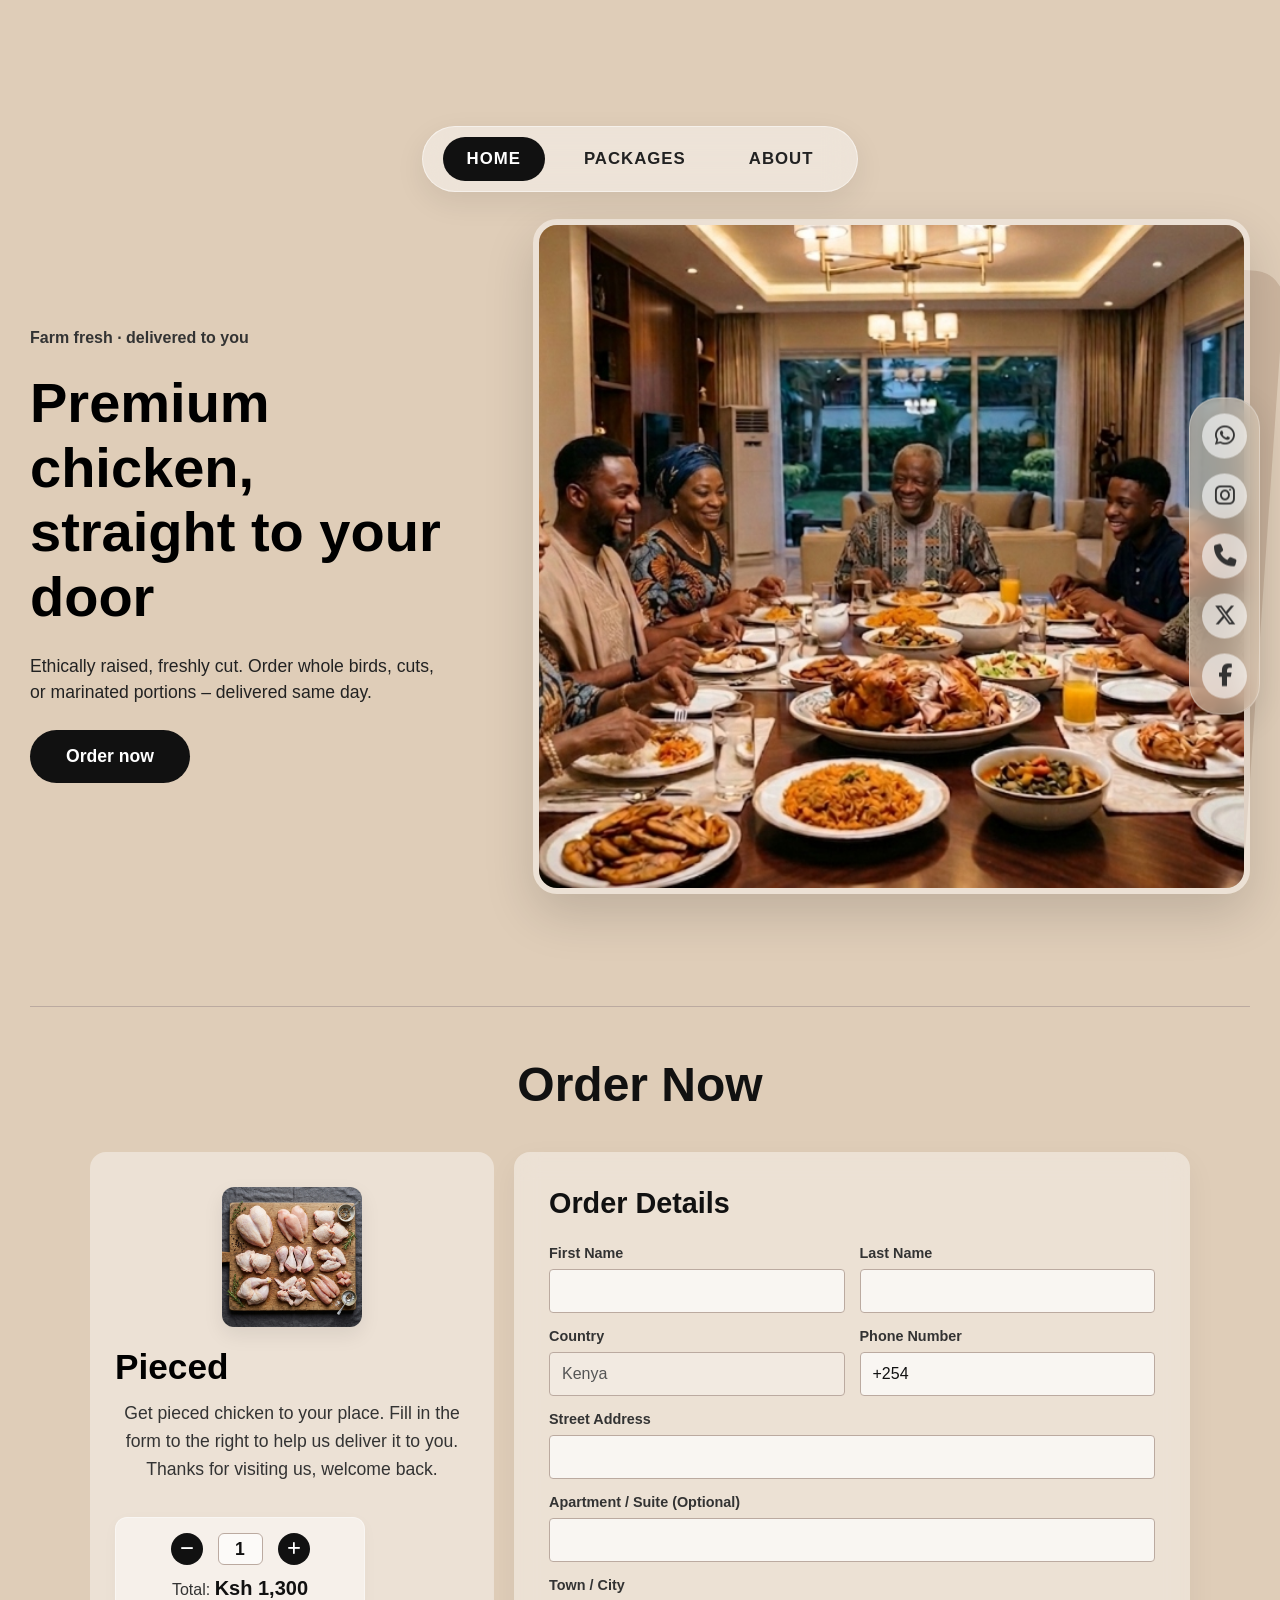
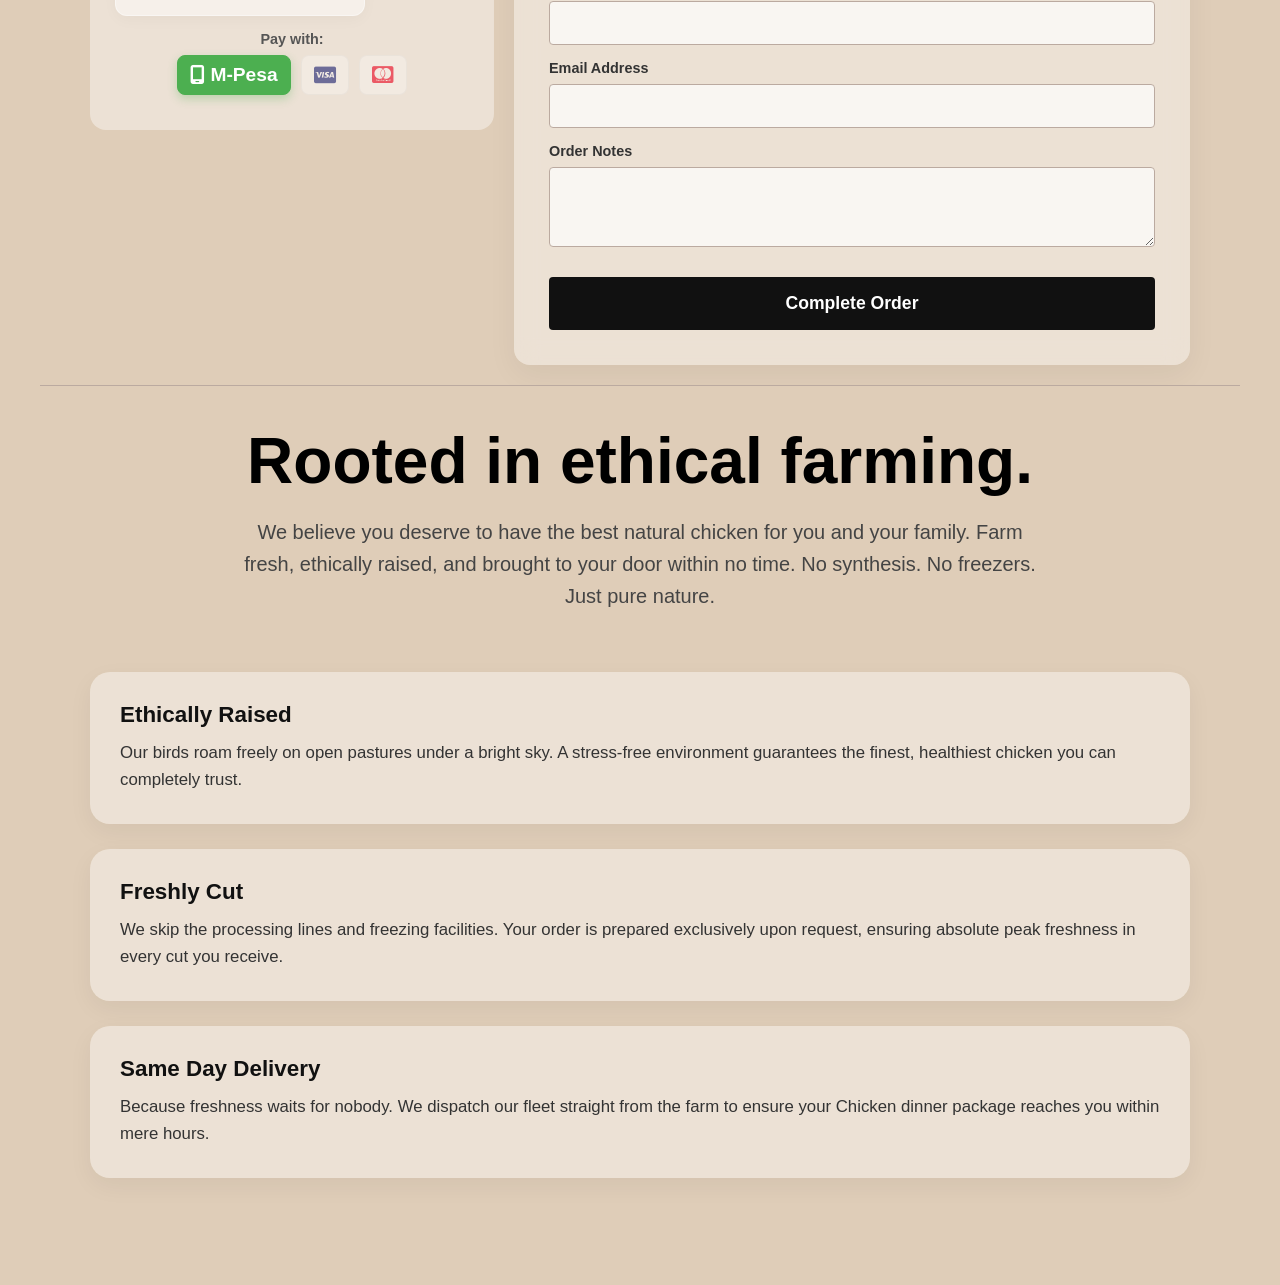
<file: index.html>
<!DOCTYPE html>
<html lang="en">

<head>
    <meta charset="UTF-8">
    <meta name="viewport" content="width=device-width, initial-scale=1.0">
    <title>Premium Chicken</title>
    <meta name="description"
        content="Premium chicken, straight to your door. Ethically raised, freshly cut, delivered same day.">
    <meta http-equiv="Content-Security-Policy"
        content="default-src 'self'; style-src 'self' 'unsafe-inline' https://cdnjs.cloudflare.com https://s.pageclip.co https://fonts.googleapis.com; script-src 'self' 'unsafe-inline' https://s.pageclip.co https://js.paystack.co; img-src 'self' data: https://*.paystack.co https://*.paystack.com; font-src https://cdnjs.cloudflare.com https://fonts.gstatic.com; connect-src 'self' https://send.pageclip.co https://api.paystack.co; frame-src 'self' https://checkout.paystack.com;">
    <meta name="referrer" content="strict-origin-when-cross-origin">
    <link rel="icon" href="data:,">
    <link rel="stylesheet" href="style.css">
    <link rel="stylesheet" href="https://cdnjs.cloudflare.com/ajax/libs/font-awesome/6.4.0/css/all.min.css">
    <link rel="stylesheet" href="https://s.pageclip.co/v1/pageclip.css" media="screen">
</head>

<body class="home-page-body">
    <header class="header">
        <a href="#home">Home</a>
        <a href="#packages">Packages</a>
        <a href="#about">About</a>
    </header>

    <main>
        <!-- Home Section -->
        <section id="home" class="hero-section">
            <div class="hero-content">
                <span class="subtext">Farm fresh &middot; delivered to you</span>
                <h1 class="main-heading">Premium chicken,<br>straight to your door</h1>
                <p class="description">Ethically raised, freshly cut. Order whole birds, cuts,<br>or marinated portions
                    &ndash; delivered same day.</p>
                <a href="#packages" class="order-btn">Order now</a>
            </div>
            <div class="hero-image-wrap">
                <a href="#packages" style="display: contents;">
                    <img src="images/new_hero_image.jpg" alt="Happy family having dinner together" class="hero-image">
                </a>
            </div>
        </section>

        <!-- Packages Section -->
        <section id="packages" class="packages-page">
            <hr>
            <div class="packages-container" style="max-width: 1100px;">
                <h1
                    style="font-size: 3rem; font-weight: 800; text-align: center; margin-top: 10px; margin-bottom: 40px;">
                    Order Now</h1>

                <div class="checkout-layout">
                    <!-- Left Side: Package -->
                    <div class="checkout-package">
                        <div class="package-item vertical-layout">
                            <img src="images/chicken_cuts.png" alt="Pieced chicken packaged"
                                class="package-image small">
                            <div class="package-info">
                                <h2 class="package-title">Pieced</h2>
                                <p class="package-desc">Get pieced chicken to your place. Fill in the form to the right
                                    to help us deliver it to you. Thanks for visiting us, welcome back.</p>
                                <div class="calculator-widget">
                                    <div class="quantity-controls">
                                        <button type="button" class="qty-btn" id="decrease-qty"><i
                                                class="fa-solid fa-minus"></i></button>
                                        <input type="number" id="chicken-qty" class="qty-input" value="1" min="1"
                                            max="99" readonly>
                                        <button type="button" class="qty-btn" id="increase-qty"><i
                                                class="fa-solid fa-plus"></i></button>
                                    </div>
                                    <div class="price-display">
                                        Total: <strong>Ksh <span id="total-price">1,300</span></strong>
                                    </div>
                                </div>
                                <div class="payment-methods">
                                    <p class="payment-title">Pay with:</p>
                                    <div class="payment-icons">
                                        <button type="button" class="payment-btn active" title="M-Pesa">
                                            <i class="fa-solid fa-mobile-screen"></i> M-Pesa
                                        </button>
                                        <button type="button" class="payment-btn disabled" title="Visa (Coming Soon)"
                                            disabled>
                                            <i class="fa-brands fa-cc-visa"></i>
                                        </button>
                                        <button type="button" class="payment-btn disabled"
                                            title="Mastercard (Coming Soon)" disabled>
                                            <i class="fa-brands fa-cc-mastercard"></i>
                                        </button>
                                    </div>
                                </div>
                            </div>
                        </div>
                    </div>

                    <!-- Right Side: Form -->
                    <div class="checkout-form-container">
                        <h2>Order Details</h2>
                        <form action="https://send.pageclip.co/fsNL7HN5fuLBqzy12ByS5Kk5a3MU2EVa/chicken_order"
                            class="pageclip-form checkout-form" method="post">
                            <input type="hidden" name="chicken_quantity" id="form-chicken-qty" value="1">
                            <input type="hidden" name="total_price" id="form-total-price" value="1300">
                            <div class="form-row">
                                <div class="form-group">
                                    <label>First Name</label>
                                    <input type="text" name="first_name" pattern="[A-Za-z\s\-]+" maxlength="50"
                                        required>
                                </div>
                                <div class="form-group">
                                    <label>Last Name</label>
                                    <input type="text" name="last_name" pattern="[A-Za-z\s\-]+" maxlength="50" required>
                                </div>
                            </div>
                            <div class="form-row">
                                <div class="form-group">
                                    <label>Country</label>
                                    <input type="text" name="country" value="Kenya" readonly>
                                </div>
                                <div class="form-group">
                                    <label>Phone Number</label>
                                    <input type="tel" name="phone_number" value="+254 " pattern="^\+?\d{9,15}(\s\d+)*$"
                                        maxlength="20" required>
                                </div>
                            </div>
                            <div class="form-group">
                                <label>Street Address</label>
                                <input type="text" name="street_address" maxlength="100" required>
                            </div>
                            <div class="form-group">
                                <label>Apartment / Suite (Optional)</label>
                                <input type="text" name="apartment" maxlength="50">
                            </div>
                            <div class="form-group">
                                <label>Town / City</label>
                                <input type="text" name="city" pattern="[A-Za-z\s\-]+" maxlength="50" required>
                            </div>
                            <div class="form-group">
                                <label>Email Address</label>
                                <input type="email" name="email" maxlength="100" required>
                            </div>
                            <div class="form-group">
                                <label>Order Notes</label>
                                <textarea name="order_notes" rows="3" maxlength="500"></textarea>
                            </div>
                            <button type="submit" class="pageclip-form__submit order-btn submit-btn"><span>Complete
                                    Order</span></button>
                        </form>
                    </div>
                </div>
            </div>
        </section>

        <!-- About Section -->
        <section id="about" class="about-page">
            <hr>
            <div class="about-hero">
                <h1 class="about-title">Rooted in ethical farming.</h1>
                <p class="about-subtitle">We believe you deserve to have the best natural chicken for you and your
                    family. Farm fresh,
                    ethically raised, and brought to your door within no time. No synthesis. No freezers. Just pure
                    nature.
                </p>
            </div>

            <div class="about-layout">
                <!-- Left Side: About Cards -->
                <div class="about-cards-container">
                    <div class="about-card vertical-style">
                        <h3>Ethically Raised</h3>
                        <p>Our birds roam freely on open pastures under a bright sky. A stress-free environment
                            guarantees the
                            finest, healthiest chicken you can completely trust.</p>
                    </div>
                    <div class="about-card vertical-style">
                        <h3>Freshly Cut</h3>
                        <p>We skip the processing lines and freezing facilities. Your order is prepared exclusively upon
                            request, ensuring absolute peak freshness in every cut you receive.</p>
                    </div>
                    <div class="about-card vertical-style">
                        <h3>Same Day Delivery</h3>
                        <p>Because freshness waits for nobody. We dispatch our fleet straight from the farm to ensure
                            your
                            Chicken dinner package reaches you within mere hours.</p>
                    </div>
                </div>

            </div>
        </section>
    </main>
    <div class="social-sidebar">
        <a href="https://wa.me/254769630222" class="social-link" target="_blank" rel="noopener noreferrer"><i
                class="fa-brands fa-whatsapp"></i></a>
        <a href="https://www.instagram.com/yours_trully_victor/" class="social-link" target="_blank"
            rel="noopener noreferrer"><i class="fa-brands fa-instagram"></i></a>
        <a href="tel:+254769630222" class="social-link"><i class="fa-solid fa-phone"></i></a>
        <a href="#" class="social-link"><i class="fa-brands fa-x-twitter"></i></a>
        <a href="#" class="social-link"><i class="fa-brands fa-facebook-f"></i></a>
    </div>

    <script>
        const sections = document.querySelectorAll('section');
        const navLinks = document.querySelectorAll('.header a');

        window.addEventListener('scroll', () => {
            let current = 'home';
            sections.forEach(section => {
                const sectionTop = section.offsetTop;
                if (window.scrollY >= (sectionTop - 250)) {
                    current = section.getAttribute('id');
                }
            });

            navLinks.forEach(link => {
                link.classList.remove('active');
                if (link.getAttribute('href') === `#${current}`) {
                    link.classList.add('active');
                }
            });
        });

        window.dispatchEvent(new Event('scroll'));

        // Calculator Logic
        const decreaseBtn = document.getElementById('decrease-qty');
        const increaseBtn = document.getElementById('increase-qty');
        const qtyInput = document.getElementById('chicken-qty');
        const priceDisplay = document.getElementById('total-price');

        if (decreaseBtn && increaseBtn && qtyInput && priceDisplay) {
            const unitPrice = 1300;
            const formQtyInput = document.getElementById('form-chicken-qty');
            const formPriceInput = document.getElementById('form-total-price');

            const updatePrice = () => {
                let qty = parseInt(qtyInput.value) || 1;
                if (qty < 1) qty = 1;
                qtyInput.value = qty;
                const total = qty * unitPrice;
                priceDisplay.textContent = total.toLocaleString();
                if (formQtyInput) formQtyInput.value = qty;
                if (formPriceInput) formPriceInput.value = total;
            };

            decreaseBtn.addEventListener('click', () => {
                let current = parseInt(qtyInput.value) || 1;
                if (current > 1) {
                    qtyInput.value = current - 1;
                    updatePrice();
                }
            });

            increaseBtn.addEventListener('click', () => {
                let current = parseInt(qtyInput.value) || 1;
                if (current < 99) {
                    qtyInput.value = current + 1;
                    updatePrice();
                }
            });
        }
    </script>
    <script src="https://s.pageclip.co/v1/pageclip.js" charset="utf-8"></script>
    <script src="https://js.paystack.co/v1/inline.js"></script>
    <script>
        var isPaid = false;
        var form = document.querySelector('.pageclip-form');
        if (form && window.Pageclip) {
            Pageclip.form(form, {
                onSubmit: function (event) {
                    if (!isPaid) {
                        var amountStr = document.getElementById("form-total-price").value;
                        var amount = parseInt(amountStr, 10) * 100;
                        var email = document.querySelector('input[name="email"]').value;
                        
                        var handler = PaystackPop.setup({
                            key: 'pk_test_5ada0e13d98d3c482b555941c52398b0cf7ac57a',
                            email: email,
                            amount: amount,
                            currency: 'KES',
                            ref: ''+Math.floor((Math.random() * 1000000000) + 1),
                            callback: function(response) {
                                isPaid = true;
                                var refInput = document.createElement('input');
                                refInput.type = 'hidden';
                                refInput.name = 'paystack_reference';
                                refInput.value = response.reference;
                                form.appendChild(refInput);
                                
                                var btn = form.querySelector('.submit-btn');
                                btn.classList.remove('pageclip-form__submit--loading');
                                btn.click();
                            },
                            onClose: function() {
                                alert('Payment window closed. Order not placed.');
                                var btn = form.querySelector('.submit-btn');
                                btn.disabled = false;
                                btn.classList.remove('pageclip-form__submit--loading');
                            }
                        });
                        handler.openIframe();
                        return false;
                    }
                    return true;
                },
                onResponse: function (error, response) {
                    if (!error) {
                        var btn = form.querySelector('.submit-btn');
                        var originalText = btn.innerHTML;
                        btn.style.backgroundColor = '#4caf50';
                        btn.innerHTML = '<span><i class="fa-solid fa-check"></i> Order Successful!</span>';
                        setTimeout(function() {
                            btn.style.backgroundColor = '';
                            btn.innerHTML = originalText;
                            form.reset();
                            // Also reset the calculator price
                            if (document.getElementById('chicken-qty')) {
                                document.getElementById('chicken-qty').value = 1;
                                document.getElementById('total-price').textContent = '1,300';
                            }
                        }, 4000);
                        isPaid = false;
                    } else {
                        alert("There was an error submitting your order. Please try again.");
                    }
                }
            });
        }
    </script>
</body>

</html>
</file>
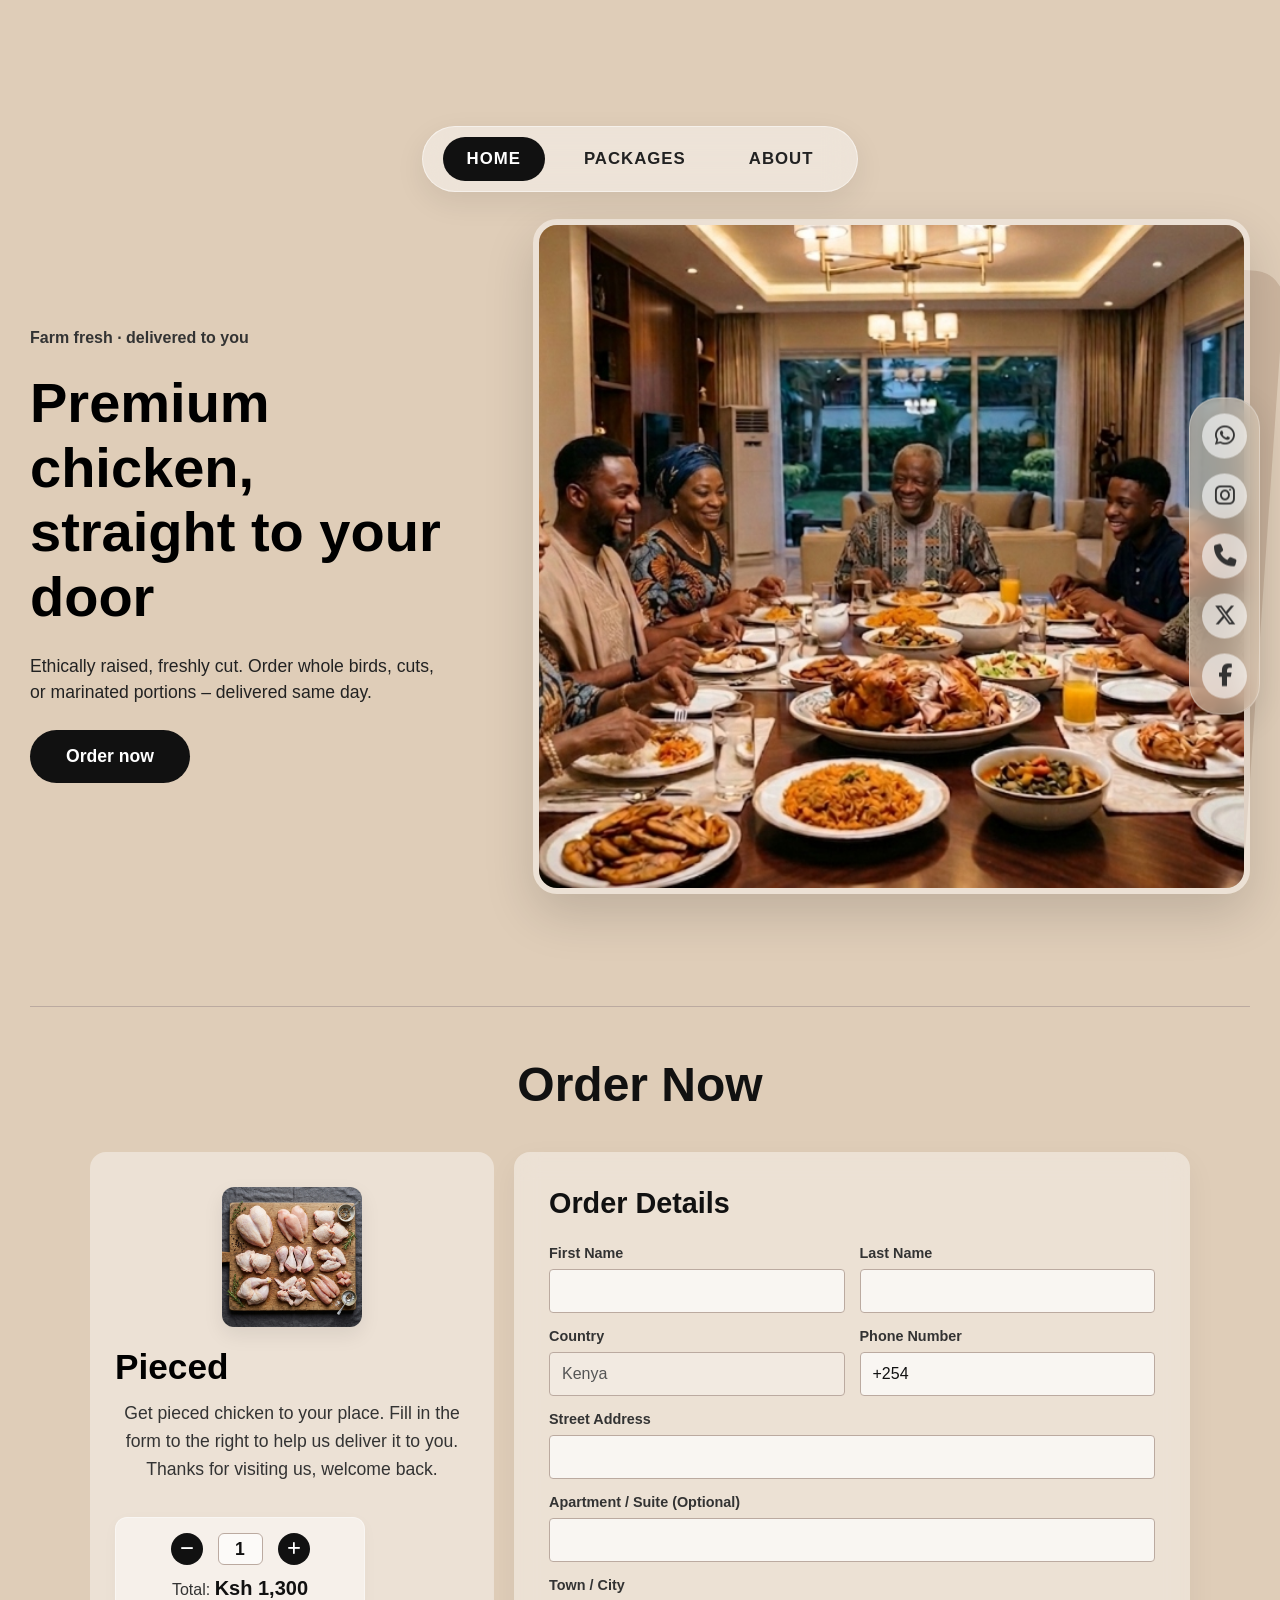
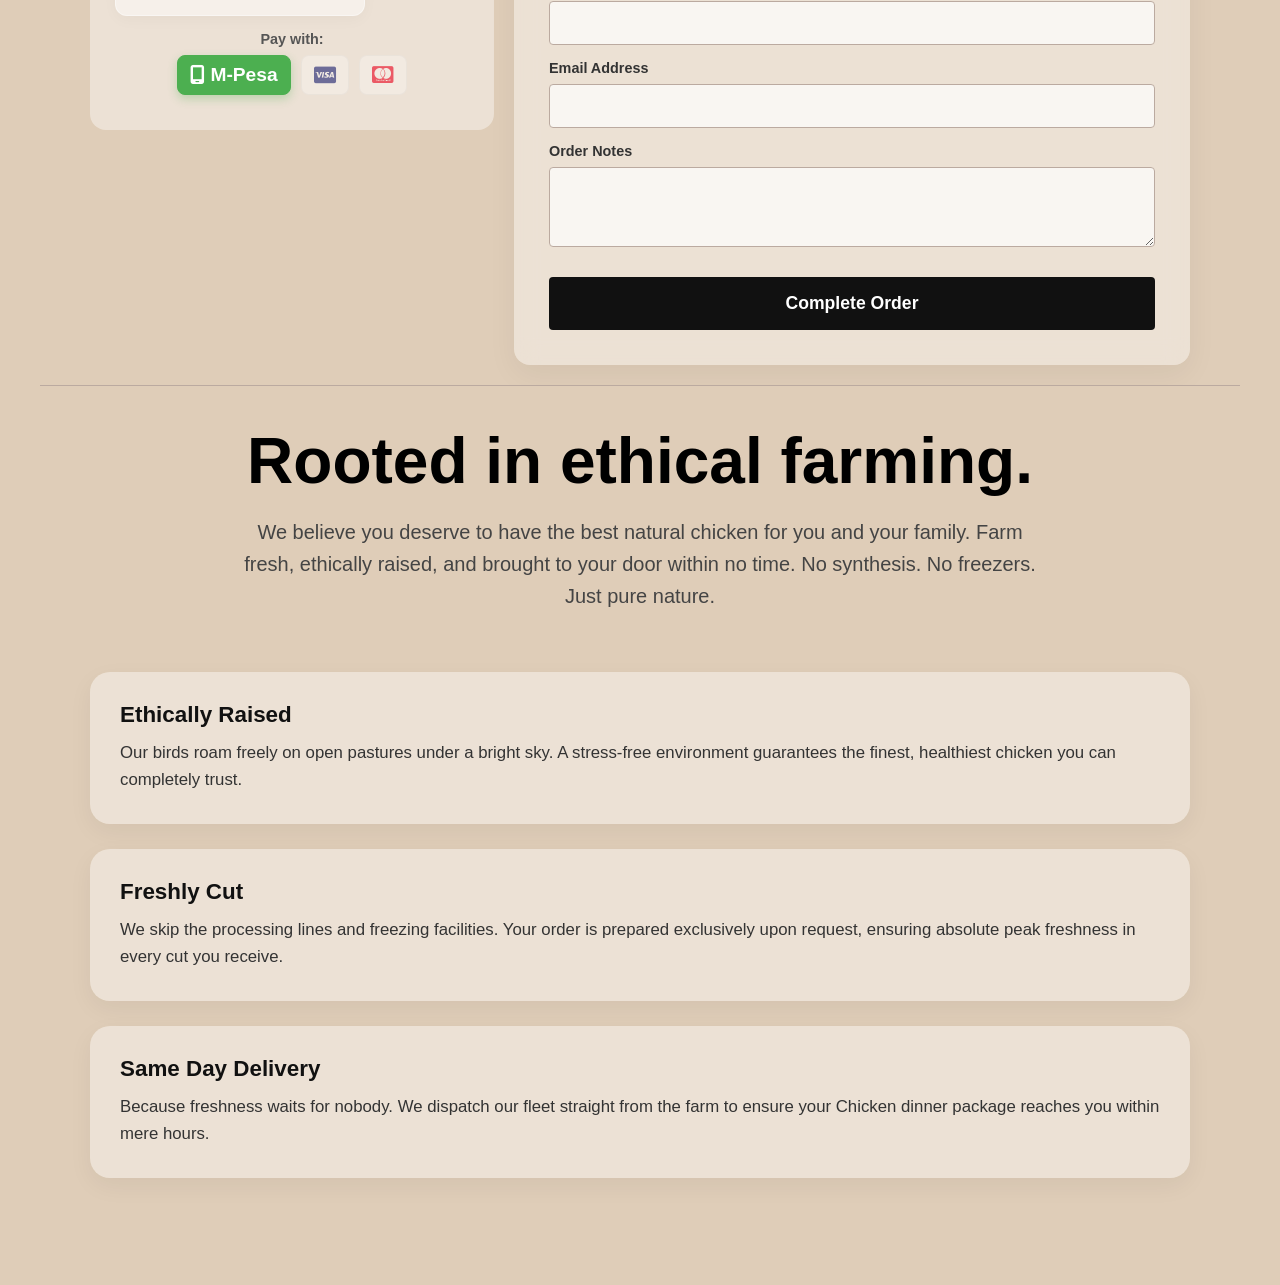
<file: about.html>
<!DOCTYPE html>
<html lang="en">

<head>
    <meta charset="UTF-8">
    <meta name="viewport" content="width=device-width, initial-scale=1.0">
    <title>About - Chicken Dinner</title>
    <meta name="description" content="Learn more about our ethically raised, freshly cut Chicken dinner.">
    <meta http-equiv="Content-Security-Policy" content="default-src 'self'; style-src 'self' 'unsafe-inline' https://cdnjs.cloudflare.com; script-src 'self' 'unsafe-inline'; img-src 'self' data:; font-src https://cdnjs.cloudflare.com;">
    <meta name="referrer" content="strict-origin-when-cross-origin">
    <link rel="stylesheet" href="style.css">
    <link rel="stylesheet" href="https://cdnjs.cloudflare.com/ajax/libs/font-awesome/6.4.0/css/all.min.css">
    <script>window.location.href = 'index.html' + window.location.hash;</script>
</head>

<body>
    <header class="header">
        <a href="index.html">Home</a>
        <a href="packages.html">packages</a>
        <a href="about.html">About</a>
    </header>
    <main class="about-page">
        <div class="about-hero">
            <h1 class="about-title">Rooted in ethical farming.</h1>
            <p class="about-subtitle">We believe you deserve to have the best natural chicken for you and your family. Farm fresh,
                ethically raised, and brought to your door within no time. No synthesis. No freezers. Just pure nature.
            </p>
        </div>

        <div class="about-grid">
            <div class="about-card">
                <h3>Ethically Raised</h3>
                <p>Our birds roam freely on open pastures under a bright sky. A stress-free environment guarantees the
                    finest, healthiest chicken you can completely trust.</p>
            </div>
            <div class="about-card">
                <h3>Freshly Cut</h3>
                <p>We skip the processing lines and freezing facilities. Your order is prepared exclusively upon
                    request, ensuring absolute peak freshness in every cut you receive.</p>
            </div>
            <div class="about-card">
                <h3>Same Day Delivery</h3>
                <p>Because freshness waits for nobody. We dispatch our fleet straight from the farm to ensure your
                    Chicken dinner package reaches you within mere hours.</p>
            </div>
        </div>


    </main>
    <div class="social-sidebar">
        <a href="https://wa.me/254769630222" class="social-link" target="_blank" rel="noopener noreferrer"><i class="fa-brands fa-whatsapp"></i></a>
        <a href="https://www.instagram.com/yours_trully_victor/" class="social-link" target="_blank" rel="noopener noreferrer"><i class="fa-brands fa-instagram"></i></a>
        <a href="tel:+254769630222" class="social-link"><i class="fa-solid fa-phone"></i></a>
        <a href="#" class="social-link"><i class="fa-brands fa-x-twitter"></i></a>
        <a href="#" class="social-link"><i class="fa-brands fa-facebook-f"></i></a>
    </div>
</body>

</html>
</file>
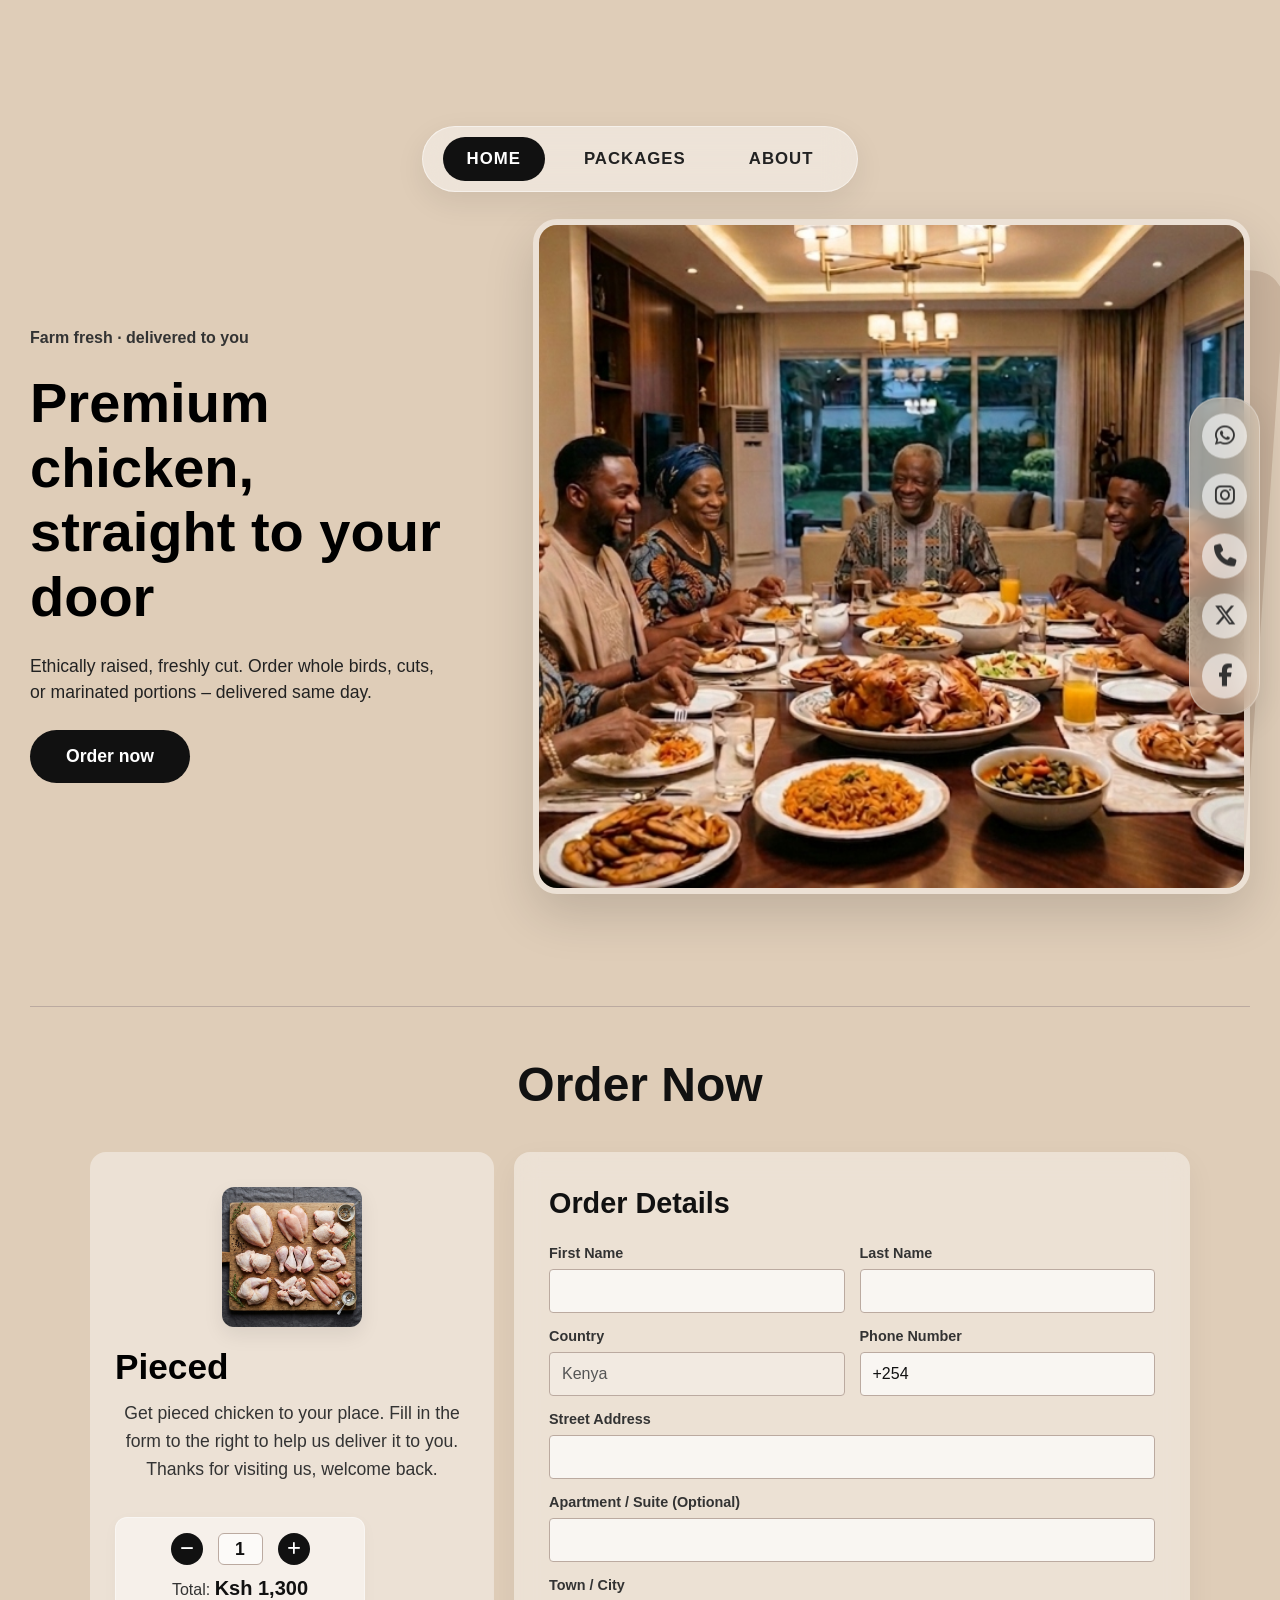
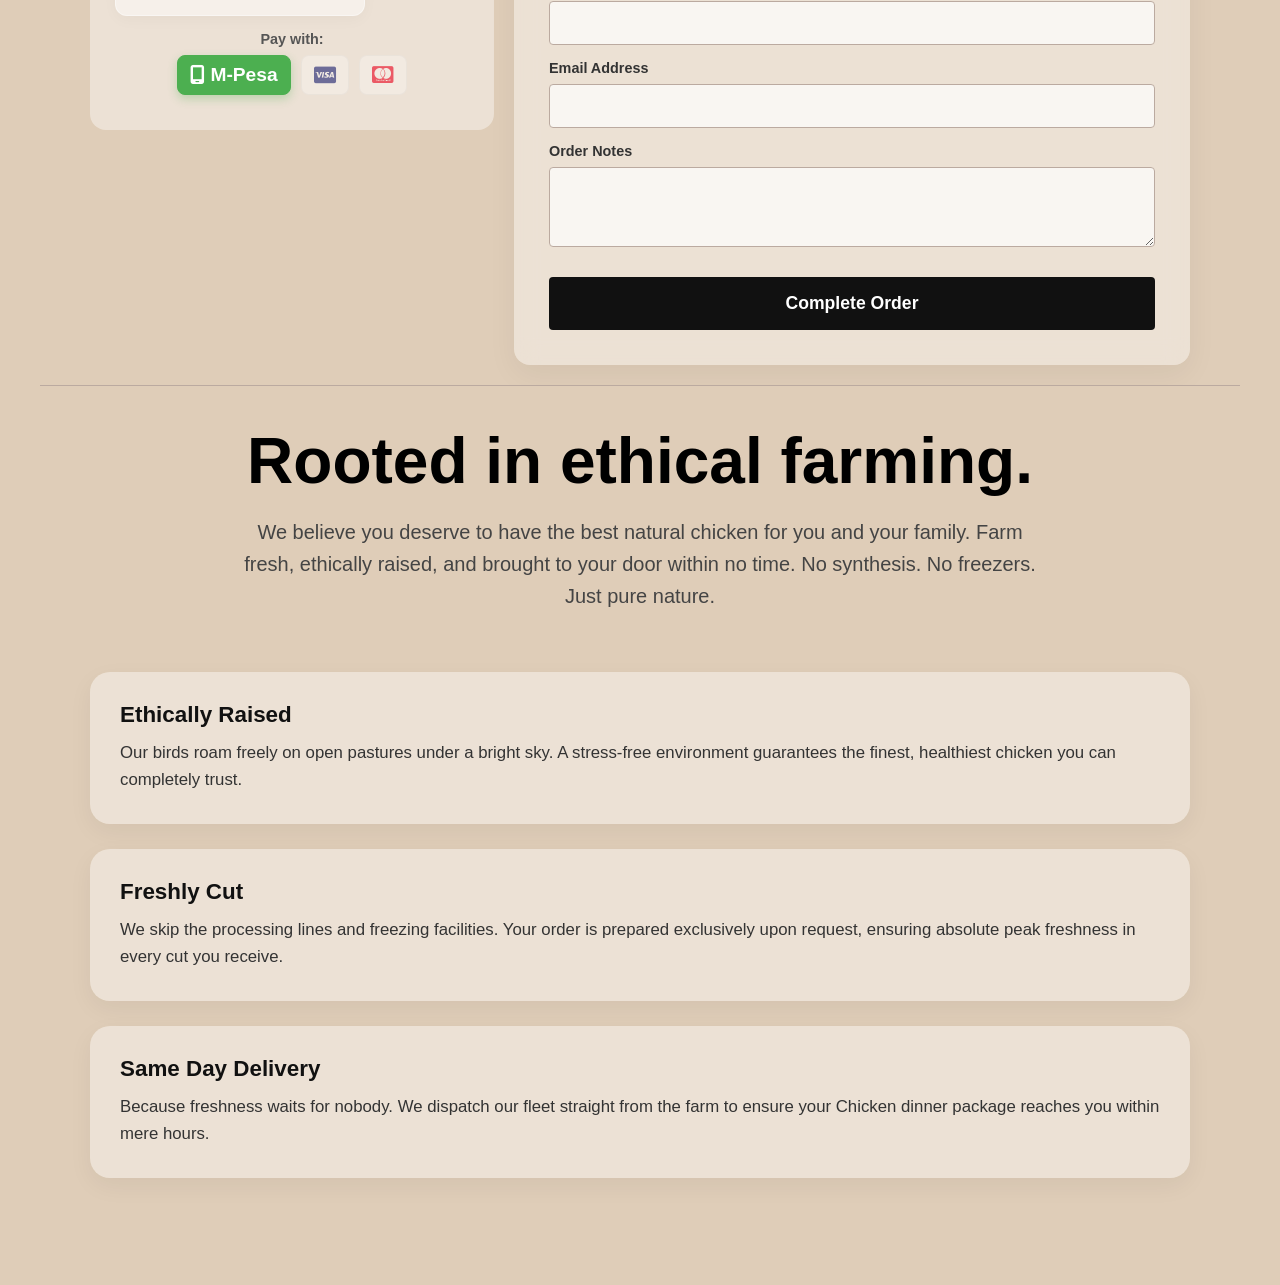
<file: packages.html>
<!DOCTYPE html>
<html lang="en">

<head>
    <meta charset="UTF-8">
    <meta name="viewport" content="width=device-width, initial-scale=1.0">
    <title>Packages - Chicken Dinner</title>
    <meta name="description" content="View our different packages for fresh chicken.">
    <meta http-equiv="Content-Security-Policy" content="default-src 'self'; style-src 'self' 'unsafe-inline' https://cdnjs.cloudflare.com; script-src 'self' 'unsafe-inline'; img-src 'self' data:; font-src https://cdnjs.cloudflare.com;">
    <meta name="referrer" content="strict-origin-when-cross-origin">
    <link rel="stylesheet" href="style.css">
    <link rel="stylesheet" href="https://cdnjs.cloudflare.com/ajax/libs/font-awesome/6.4.0/css/all.min.css">
    <script>window.location.href = 'index.html' + window.location.hash;</script>
</head>

<body>
    <header class="header">
        <a href="index.html">Home</a>
        <a href="packages.html">packages</a>
        <a href="about.html">About</a>
    </header>
    <main class="packages-page">
        <div class="packages-container">
            <h1 style="font-size: 3rem; font-weight: 800; text-align: center; margin-top: 10px; margin-bottom: 25px;">
                Our Packages</h1>

            <div class="packages-list">
                <div class="package-item align-left">
                    <img src="images/chicken_cuts.png" alt="Pieced chicken packaged" class="package-image">
                    <div class="package-info">
                        <h2 class="package-title">Pieced</h2>
                        <p class="package-desc">Conveniently portioned and perfectly trimmed, our pieced package brings
                            you premium cuts ready for any recipe. Ethically raised and freshly prepared.</p>
                        <a href="#" class="order-btn small-btn">Order Package</a>
                    </div>
                </div>

                <div class="package-item align-right">
                    <img src="images/whole_chicken.png" alt="Whole chicken bird" class="package-image">
                    <div class="package-info">
                        <h2 class="package-title">Whole Bird</h2>
                        <p class="package-desc">Experience the full, rich flavor of our farm-fresh whole bird. Carefully
                            processed and delivered same day, it’s the ultimate centerpiece for your weekly family
                            roast.</p>
                        <a href="#" class="order-btn small-btn">Order Package</a>
                    </div>
                </div>

                <div class="package-item align-left">
                    <img src="images/farm_illustration.png" alt="Curated Box" class="package-image"
                        style="object-fit: contain; background: #fff;">
                    <div class="package-info">
                        <h2 class="package-title">Curated Box</h2>
                        <p class="package-desc">Try our curated box featuring a versatile mix of whole birds, cuts, and
                            portions. Packaged neatly and delivered straight to your door with recipes included.</p>
                        <a href="#" class="order-btn small-btn">Order Package</a>
                    </div>
                </div>
            </div>
        </div>
    </main>
    <div class="social-sidebar">
        <a href="https://wa.me/254769630222" class="social-link" target="_blank" rel="noopener noreferrer"><i class="fa-brands fa-whatsapp"></i></a>
        <a href="https://www.instagram.com/yours_trully_victor/" class="social-link" target="_blank" rel="noopener noreferrer"><i class="fa-brands fa-instagram"></i></a>
        <a href="tel:+254769630222" class="social-link"><i class="fa-solid fa-phone"></i></a>
        <a href="#" class="social-link"><i class="fa-brands fa-x-twitter"></i></a>
        <a href="#" class="social-link"><i class="fa-brands fa-facebook-f"></i></a>
    </div>
</body>

</html>
</file>
<file: style.css>
@import url('https://fonts.googleapis.com/css2?family=Inter:wght@400;600;700;800&display=swap');

* {
    box-sizing: border-box;
}

body {
    background-color: #dfcdb8;
    color: #111;
    font-family: 'Inter', sans-serif;
    margin: 0;
    padding: 0;
    min-height: 100vh;
    display: flex;
    flex-direction: column;
}

html {
    scroll-behavior: smooth;
    scroll-padding-top: 0;
    scroll-snap-type: y mandatory;
}

.home-page-body {
    /* overflow: hidden; removed to allow scrolling */
}

section {
    scroll-snap-align: start;
    scroll-snap-stop: always;
    min-height: 100vh;
    display: flex;
    flex-direction: column;
    justify-content: center; /* Default for Home */
}

.packages-page, .about-page {
    justify-content: flex-start; /* So hr stays at the top */
}

.packages-container {
    padding-top: 40px;
}

.about-hero {
    padding-top: 20px;
}

main {
    flex-grow: 1;
}

main>hr:last-child {
    margin-top: auto;
}

hr {
    border: 0;
    border-top: 1px solid #bbaaa0;
    /* Separator lines */
    margin: 0;
}

.header {
    display: flex;
    justify-content: center;
    align-items: center;
    padding: 10px 20px;
    margin: 20px auto;
    gap: 15px;
    position: sticky;
    top: 20px;
    width: fit-content;
    z-index: 1000;
    background: rgba(255, 255, 255, 0.45);
    backdrop-filter: blur(16px);
    -webkit-backdrop-filter: blur(16px);
    border-radius: 50px;
    box-shadow: 0 10px 30px rgba(0, 0, 0, 0.08);
    border: 1px solid rgba(255, 255, 255, 0.5);
}

.header a {
    text-decoration: none;
    color: #222;
    font-weight: 700;
    font-size: 1.05rem;
    padding: 12px 24px;
    text-transform: uppercase;
    letter-spacing: 1px;
    transition: all 0.3s cubic-bezier(0.25, 0.8, 0.25, 1);
    border-radius: 40px;
}

.header a:hover, .header a.active {
    color: #fff;
    background-color: #111;
}

.header a:hover {
    transform: translateY(-2px);
    box-shadow: 0 6px 15px rgba(0, 0, 0, 0.1);
}

.hero-section {
    padding: 15px 30px;
    flex-grow: 1;
    display: flex;
    flex-direction: row;
    align-items: center;
    justify-content: space-between;
    gap: 25px;
}

.hero-content {
    display: flex;
    flex-direction: column;
    justify-content: center;
    align-items: flex-start;
    gap: 24px;
    flex: 1;
    max-width: 550px;
}

.hero-image-wrap {
    flex: 1.5;
    display: flex;
    justify-content: flex-end;
    align-items: center;
    position: relative;
}

.hero-image-wrap::before {
    content: '';
    position: absolute;
    width: 80%;
    height: 90%;
    background: #cbb49e;
    border-radius: 30px;
    top: 5%;
    right: -15px;
    z-index: -1;
    transform: rotate(4deg);
    transition: transform 0.5s cubic-bezier(0.25, 0.8, 0.25, 1);
}

.hero-image-wrap:hover::before {
    transform: rotate(7deg) scale(1.02);
}

.hero-image {
    width: 800px;
    aspect-ratio: 1 / 1;
    max-width: 100%;
    max-height: 75vh;
    object-fit: cover;
    border-radius: 24px;
    box-shadow: 0 20px 50px rgba(0, 0, 0, 0.15);
    border: 6px solid rgba(255, 255, 255, 0.4);
    transition: transform 0.5s cubic-bezier(0.25, 0.8, 0.25, 1), box-shadow 0.5s cubic-bezier(0.25, 0.8, 0.25, 1);
}

.hero-image:hover {
    transform: translateY(-12px) scale(1.02);
    box-shadow: 0 30px 60px rgba(0, 0, 0, 0.25);
}

.subtext {
    font-size: 1rem;
    font-weight: 600;
    color: #333;
    margin: 0;
    display: block;
}

.main-heading {
    font-size: 3.5rem;
    font-weight: 800;
    line-height: 1.15;
    margin: 0;
    color: #000;
}

.description {
    font-size: 1.1rem;
    font-weight: 500;
    color: #222;
    max-width: 500px;
    line-height: 1.5;
    margin: 0;
}

.order-btn {
    display: inline-block;
    margin: 0;
    padding: 16px 36px;
    background-color: #111;
    color: #fff;
    text-decoration: none;
    font-weight: 700;
    font-size: 1.1rem;
    border-radius: 60px;
    transition: background-color 0.2s ease, transform 0.2s ease;
}

.order-btn:hover {
    background-color: #333;
    transform: translateY(-2px);
}

.images-section {
    position: relative;
    flex-grow: 1;
    min-height: 400px;
    padding: 10px 30px;
    overflow: hidden;
}

/* Layout the floating images to match the design EXACTLY */
.img-farm {
    position: absolute;
    top: 40px;
    left: 80px;
    width: 140px;
    height: 140px;
    object-fit: contain;
    /* Optional shadow depending on design preference */
}

.img-whole {
    position: absolute;
    top: 180px;
    right: 18vw;
    width: 180px;
    height: 180px;
    object-fit: cover;
    border-radius: 50%;
    box-shadow: 0 4px 12px rgba(0, 0, 0, 0.1);
}

.img-cuts {
    position: absolute;
    bottom: 40px;
    left: 80px;
    width: 140px;
    height: 140px;
    object-fit: cover;
    border-radius: 8px;
    box-shadow: 0 4px 12px rgba(0, 0, 0, 0.1);
}

.footer {
    text-align: center;
    padding: 15px;
}

.footer-link {
    text-decoration: none;
    color: #000;
    font-weight: 700;
    font-size: 1.25rem;
}

/* Page content for the other two pages */
.page-content {
    flex-grow: 1;
    padding: 30px;
    display: flex;
    align-items: center;
    justify-content: center;
}

/* Packages Page Styling */
.packages-page {
    padding: 0 30px 20px 30px;
    overflow-y: auto;
}

.packages-container {
    max-width: 1000px;
    margin: 0 auto;
}

.packages-list {
    display: flex;
    flex-direction: column;
    gap: 30px;
}

.package-item {
    display: flex;
    align-items: center;
    gap: 25px;
    background-color: rgba(255, 255, 255, 0.4);
    padding: 15px;
    border-radius: 16px;
    transition: transform 0.2s ease, box-shadow 0.2s ease;
    width: 85%;
}

.package-item.align-left {
    align-self: flex-start;
}

.package-item.align-right {
    align-self: flex-end;
    flex-direction: row-reverse;
}

.package-item.align-right .package-info {
    align-items: flex-end;
    text-align: right;
}

.package-item:hover {
    transform: translateY(-4px);
    box-shadow: 0 12px 24px rgba(0, 0, 0, 0.06);
}

.package-image {
    width: 280px;
    height: 280px;
    object-fit: cover;
    border-radius: 12px;
    flex-shrink: 0;
    box-shadow: 0 8px 20px rgba(0, 0, 0, 0.08);
    /* slight shadow for image */
}

.package-info {
    display: flex;
    flex-direction: column;
    align-items: flex-start;
}

.package-title {
    font-size: 2.2rem;
    font-weight: 800;
    color: #000;
    margin: 0 0 12px 0;
}

.package-desc {
    font-size: 1.1rem;
    line-height: 1.6;
    color: #333;
    margin: 0 0 24px 0;
}

.small-btn {
    margin-top: 0;
    padding: 12px 28px;
    font-size: 1rem;
}

/* About Page Styling */
.about-page {
    padding: 0 40px 30px 40px;
    overflow-y: auto;
    display: flex;
    flex-direction: column;
    gap: 20px;
}

.about-hero {
    text-align: center;
    max-width: 800px;
    margin: 0 auto;
    animation: fadeInDown 0.8s ease forwards;
}

@keyframes fadeInDown {
    from {
        opacity: 0;
        transform: translateY(-20px);
    }

    to {
        opacity: 1;
        transform: translateY(0);
    }
}

.about-title {
    font-size: 4rem;
    font-weight: 800;
    line-height: 1.1;
    color: #000;
    margin: 0 0 20px 0;
}

.about-subtitle {
    font-size: 1.25rem;
    color: #444;
    line-height: 1.6;
}

.about-grid {
    display: grid;
    grid-template-columns: repeat(3, 1fr);
    gap: 20px;
    max-width: 1200px;
    margin: 0 auto;
}

.about-card {
    background-color: rgba(255, 255, 255, 0.4);
    padding: 20px;
    border-radius: 20px;
    transition: transform 0.3s ease, background-color 0.3s ease;
}

.about-card:hover {
    transform: translateY(-8px);
    background-color: rgba(255, 255, 255, 0.7);
}

.about-card h3 {
    font-size: 1.5rem;
    font-weight: 800;
    margin: 0 0 15px 0;
    color: #111;
}

.about-card p {
    font-size: 1.05rem;
    color: #333;
    line-height: 1.6;
    margin: 0;
}

.about-story {
    display: flex;
    align-items: center;
    gap: 30px;
    max-width: 1000px;
    margin: 0 auto;
    padding-top: 30px;
    padding-bottom: 30px;
    border-top: 1px solid #bbaaa0;
}

.story-text {
    flex: 1;
}

.story-text h2 {
    font-size: 3rem;
    font-weight: 800;
    margin: 0 0 20px 0;
    color: #000;
}

.story-text p {
    font-size: 1.15rem;
    color: #222;
    line-height: 1.7;
}

.story-img {
    width: 350px;
    height: auto;
    object-fit: contain;
    filter: drop-shadow(0 12px 24px rgba(0, 0, 0, 0.1));
}

/* Social Sidebar */
.social-sidebar {
    position: fixed;
    right: 20px;
    top: 50%;
    transform: translateY(-50%);
    display: flex;
    flex-direction: column;
    gap: 15px;
    background: rgba(223, 205, 184, 0.6);
    backdrop-filter: blur(12px);
    -webkit-backdrop-filter: blur(12px);
    padding: 15px 12px;
    border-radius: 30px;
    box-shadow: 0 8px 32px rgba(0, 0, 0, 0.1);
    border: 1px solid rgba(255, 255, 255, 0.3);
    z-index: 1000;
}

.social-link {
    color: #333;
    font-size: 1.4rem;
    display: flex;
    align-items: center;
    justify-content: center;
    width: 45px;
    height: 45px;
    border-radius: 50%;
    background-color: rgba(255, 255, 255, 0.6);
    transition: all 0.3s cubic-bezier(0.25, 0.8, 0.25, 1);
    text-decoration: none;
}

.social-link:hover {
    color: #fff;
    background-color: #111;
    transform: scale(1.1) translateX(-5px);
    box-shadow: 0 4px 12px rgba(0, 0, 0, 0.2);
}

/* Checkout Layout */
.checkout-layout {
    display: flex;
    flex-direction: row;
    gap: 20px;
    align-items: flex-start;
}

.checkout-package {
    flex: 0.8;
}

.checkout-package .package-item.vertical-layout {
    width: 100%;
    flex-direction: column;
    align-items: center;
    text-align: center;
    gap: 20px;
    padding: 35px 25px;
}

.checkout-package .package-image.small {
    width: 140px;
    height: 140px;
}

.checkout-form-container {
    flex: 1.2;
    background: rgba(255, 255, 255, 0.4);
    backdrop-filter: blur(12px);
    -webkit-backdrop-filter: blur(12px);
    padding: 35px;
    border-radius: 16px;
    box-shadow: 0 10px 30px rgba(0, 0, 0, 0.05);
}

.checkout-form-container h2 {
    margin-top: 0;
    margin-bottom: 25px;
    font-size: 1.8rem;
    font-weight: 800;
}

.checkout-form {
    display: flex;
    flex-direction: column;
    gap: 15px;
}

.form-row {
    display: flex;
    gap: 15px;
}

.form-row .form-group {
    flex: 1;
}

.form-group {
    display: flex;
    flex-direction: column;
    gap: 8px;
}

.form-group label {
    font-size: 0.9rem;
    font-weight: 700;
    color: #333;
}

.form-group input,
.form-group textarea {
    padding: 12px;
    border: 1px solid #bbaaa0;
    border-radius: 4px; /* Rectangular design */
    background: rgba(255, 255, 255, 0.7);
    font-family: 'Inter', sans-serif;
    font-size: 1rem;
    color: #111;
    transition: all 0.3s ease;
}

.form-group input:focus,
.form-group textarea:focus {
    outline: none;
    border-color: #111;
    background: #fff;
    box-shadow: 0 0 0 3px rgba(17, 17, 17, 0.1);
}

.form-group input[readonly] {
    background: rgba(255, 255, 255, 0.3);
    color: #555;
    cursor: not-allowed;
}

.submit-btn {
    margin-top: 15px;
    width: 100%;
    text-align: center;
    border-radius: 4px; /* Rectangular to match */
    padding: 16px;
    font-size: 1.1rem;
    cursor: pointer;
    border: none;
}

/* About Layout */
.about-layout {
    display: flex;
    flex-direction: row;
    gap: 30px;
    align-items: center;
    max-width: 1100px;
    margin: 20px auto 0 auto;
}

.about-cards-container {
    flex: 1;
    display: flex;
    flex-direction: column;
    gap: 25px;
}

.about-card.vertical-style {
    background-color: rgba(255, 255, 255, 0.4);
    padding: 30px;
    border-radius: 20px;
    transition: transform 0.3s ease, background-color 0.3s ease;
    box-shadow: 0 8px 24px rgba(0, 0, 0, 0.05);
    width: 100%;
}

.about-card.vertical-style h3 {
    margin-top: 0;
    margin-bottom: 12px;
    font-size: 1.4rem;
}

.about-visual {
    flex: 1;
    display: flex;
    justify-content: center;
    align-items: center;
}

.story-img.large {
    width: 100%;
    max-width: 500px;
    height: auto;
    filter: drop-shadow(0 20px 40px rgba(0, 0, 0, 0.1));
}

/* Calculator Widget */
.calculator-widget {
    display: flex;
    flex-direction: column;
    align-items: center;
    gap: 12px;
    margin-top: 10px;
    background: rgba(255, 255, 255, 0.5);
    padding: 15px 20px;
    border-radius: 12px;
    border: 1px solid rgba(255, 255, 255, 0.4);
    box-shadow: 0 4px 15px rgba(0, 0, 0, 0.03);
    width: 100%;
    max-width: 250px;
}

.quantity-controls {
    display: flex;
    align-items: center;
    gap: 15px;
}

.qty-btn {
    background-color: #111;
    color: #fff;
    border: none;
    width: 32px;
    height: 32px;
    border-radius: 50%;
    font-size: 0.9rem;
    cursor: pointer;
    display: flex;
    justify-content: center;
    align-items: center;
    transition: all 0.2s ease;
}

.qty-btn:hover {
    background-color: #333;
    transform: scale(1.05);
}

.qty-btn:active {
    transform: scale(0.95);
}

.qty-input {
    width: 45px;
    height: 32px;
    text-align: center;
    font-size: 1.1rem;
    font-weight: 700;
    border: 1px solid #bbaaa0;
    border-radius: 6px;
    background: rgba(255,255,255,0.7);
    color: #111;
    font-family: 'Inter', sans-serif;
}

.qty-input:focus {
    outline: none;
    border-color: #111;
}

/* Remove default number input spinners */
.qty-input::-webkit-outer-spin-button,
.qty-input::-webkit-inner-spin-button {
  -webkit-appearance: none;
  margin: 0;
}
.qty-input[type=number] {
  -moz-appearance: textfield;
}

.price-display {
    font-size: 1rem;
    color: #333;
}

.price-display strong {
    font-size: 1.25rem;
    color: #111;
}

/* Payment Methods */
.payment-methods {
    margin-top: 15px;
    display: flex;
    flex-direction: column;
    align-items: center;
    gap: 8px;
    width: 100%;
}

.payment-title {
    font-size: 0.9rem;
    font-weight: 600;
    color: #555;
    margin: 0;
}

.payment-icons {
    display: flex;
    justify-content: center;
    gap: 10px;
    flex-wrap: wrap;
}

.payment-btn {
    background: rgba(255, 255, 255, 0.7);
    border: 1px solid rgba(0, 0, 0, 0.1);
    border-radius: 8px;
    padding: 8px 12px;
    font-size: 1.2rem;
    color: #333;
    cursor: pointer;
    display: flex;
    align-items: center;
    gap: 6px;
    transition: all 0.2s ease;
    font-family: 'Inter', sans-serif;
    font-weight: 600;
}

.payment-btn.active {
    background: #4caf50;
    color: #fff;
    border-color: #4caf50;
    box-shadow: 0 4px 10px rgba(76, 175, 80, 0.3);
}

.payment-btn.active:hover {
    transform: translateY(-2px);
    box-shadow: 0 6px 15px rgba(76, 175, 80, 0.4);
}

.payment-btn .fa-cc-visa {
    color: #1a1f71;
}

.payment-btn .fa-cc-mastercard {
    color: #eb001b;
}

.payment-btn:disabled, .payment-btn.disabled {
    opacity: 0.6;
    cursor: not-allowed;
    background: rgba(255, 255, 255, 0.5);
    border-color: rgba(0, 0, 0, 0.05);
    color: #555;
}

/* Responsive Styles */
@media (max-width: 992px) {
    html {
        scroll-snap-type: none;
    }
    section {
        min-height: auto;
        padding-top: 100px;
        padding-bottom: 40px;
    }
    .hero-section {
        flex-direction: column;
        text-align: center;
        padding: 100px 20px 40px 20px;
        gap: 30px;
    }
    .hero-content {
        align-items: center;
    }
    .hero-image-wrap {
        width: 100%;
    }
    .hero-image {
        width: 100%;
        height: auto;
    }
    .checkout-layout, .about-layout {
        flex-direction: column;
        gap: 30px;
    }
    .checkout-package, .checkout-form-container, .about-cards-container, .about-visual {
        flex: 1 1 100%;
        width: 100%;
    }
    .packages-page, .about-page {
        padding: 40px 20px;
    }
    .package-item {
        flex-direction: column !important;
        text-align: center;
        gap: 20px;
        width: 100%;
        padding: 20px;
        box-sizing: border-box;
    }
    .package-item.align-right .package-info, .package-item .package-info {
        align-items: center;
        text-align: center;
    }
    .package-image {
        width: 100%;
        height: auto;
        max-width: 280px;
    }
    .about-grid {
        grid-template-columns: 1fr;
        gap: 20px;
    }
    .social-sidebar {
        flex-direction: row;
        top: auto;
        bottom: 20px;
        right: 50%;
        transform: translateX(50%);
        padding: 10px 20px;
        border-radius: 40px;
        width: max-content;
    }
    .social-link {
        width: 40px;
        height: 40px;
        font-size: 1.2rem;
    }
    .header {
        width: 90%;
        padding: 8px 10px;
        justify-content: space-around;
    }
    .header a {
        padding: 8px 12px;
        font-size: 0.9rem;
    }
    .form-row {
        flex-direction: column;
        gap: 15px;
    }
    .main-heading {
        font-size: 2.5rem;
    }
    .about-title {
        font-size: 2.5rem;
    }
}
</file>
